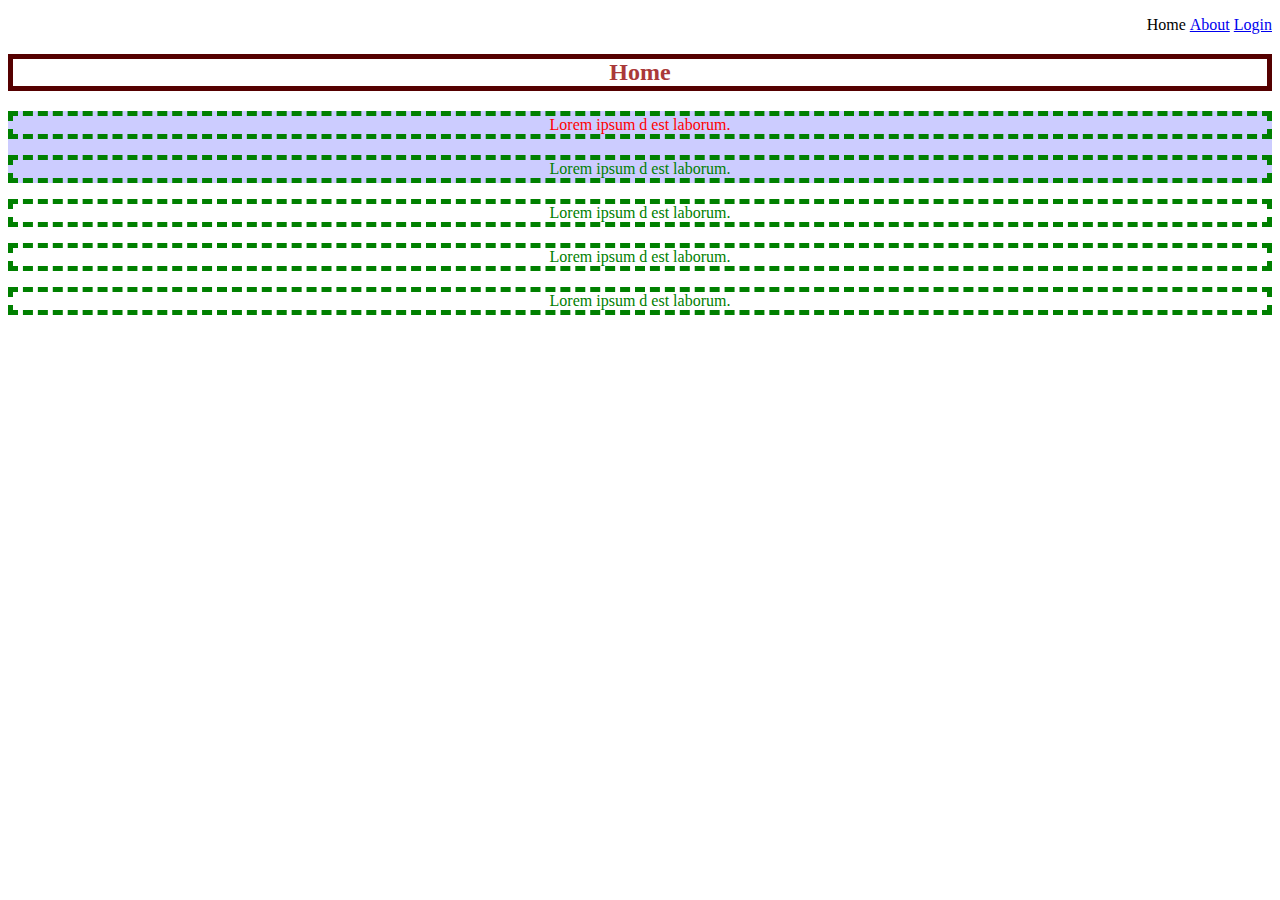
<file: Code_Along/index.html>
<!DOCTYPE html>
<html>
<head>
  <link rel="stylesheet" type="text/css" href="style.css">
  <title>CSS</title>
</head>
<body>
  <header>
    <nav>
      <ul>
        <li>Home</li>
        <li><a href="about.html">About</a></li>
        <li><a href="login.html">Login</a></li>
      </ul>
    </nav>
  </header>
  <section>
    <h2>Home</h2>
    <div id="div1">
    <p class="webtext active">Lorem ipsum d est laborum.</p>
    <p class="webtext">Lorem ipsum d est laborum.</p>
</div>
<div id="div2">
   
    <p class="webtext">Lorem ipsum d est laborum.</p>
    <p class="webtext">Lorem ipsum d est laborum.</p>
    <p class="webtext">Lorem ipsum d est laborum.</p>
</div>
</section>

<footer>
  
</footer>
</body>
</html>
</file>
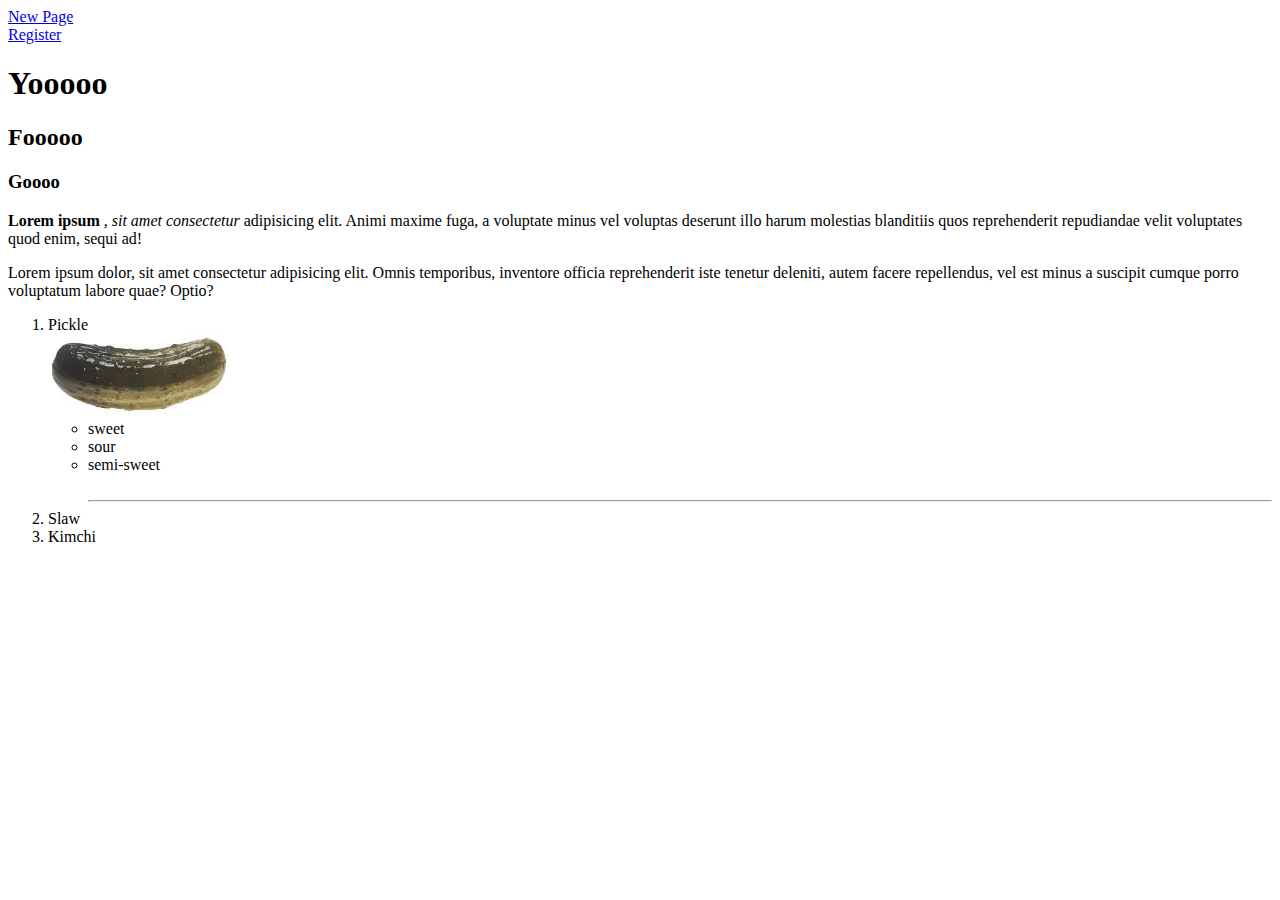
<file: First/index.html>
<!DOCTYPE html>
<html lang="en">
<head>
    <meta charset="UTF-8">
    <meta name="viewport" content="width=device-width, initial-scale=1.0">
    <title>Document</title>
</head>
<body>

    <a href="newpage.html">New Page</a><br>
    <a href="register.html">Register</a>
    <h1>Yooooo</h1>
    <h2>Fooooo</h2>
    <h3>Goooo</h3>
    <p><strong>Lorem ipsum</strong> <em>, sit amet consectetur</em> adipisicing elit. Animi maxime fuga, a voluptate minus vel voluptas deserunt illo harum molestias blanditiis quos reprehenderit repudiandae velit voluptates quod enim, sequi ad!</p>
    <p>Lorem ipsum dolor, sit amet consectetur adipisicing elit. Omnis temporibus, inventore officia reprehenderit iste tenetur deleniti, autem facere repellendus, vel est minus a suscipit cumque porro voluptatum labore quae? Optio?</p>
    



<div>
    <ol>
        <li>Pickle</li>
        <img src="[data-uri]" 
        width="182" height="82">

            <ul>
                <li>sweet</li>
                <li>sour</li>
                <li>semi-sweet</li><br><hr>
            </ul>
        <li>Slaw</li>
        <li>Kimchi</li>

    </ol>

</div>
</body>
</html>
</file>
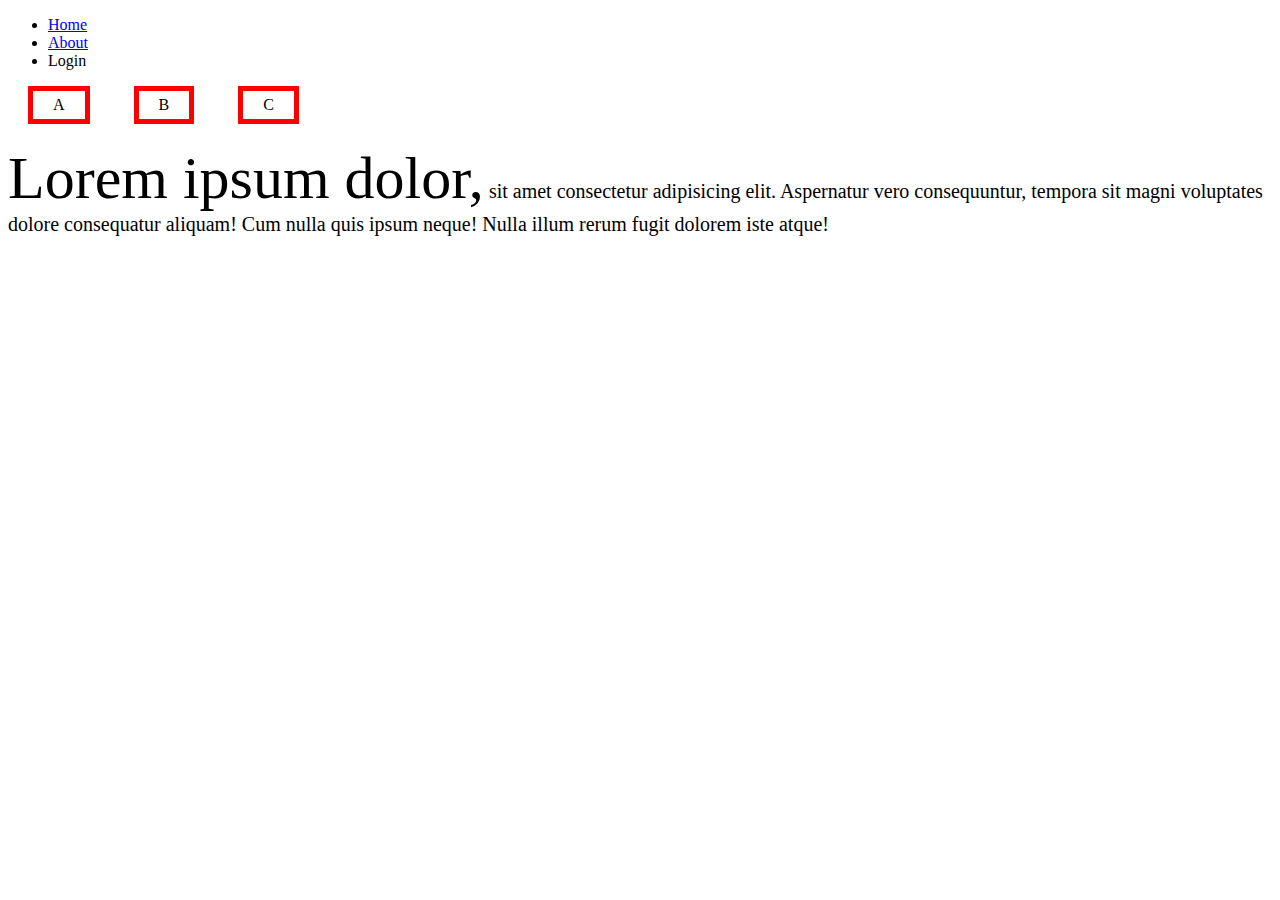
<file: Code_Along/login.html>
<!DOCTYPE html>
<html>
<head>
    <link rel="stylesheet" type="text/css" href="style2.css">

  <title>My first website!</title>
</head>
<body>
  <header>
    <nav>
      <ul>
        <li><a href="index.html">Home</a></li>
        <li><a href="about.html">About</a></li>
        <li>Login</li>
      </ul>
    </nav>
  </header>
  <section>
    <div class="boxmodel">A</div>
    <div class="boxmodel">B</div>
    <div class="boxmodel">C</div>
  </section>
  <p><span id="lorem">Lorem ipsum dolor,</span> sit amet consectetur adipisicing elit. Aspernatur vero consequuntur, tempora sit magni voluptates dolore consequatur aliquam! Cum nulla quis ipsum neque! Nulla illum rerum fugit dolorem iste atque!

  </p>
</body>
</html>
</file>
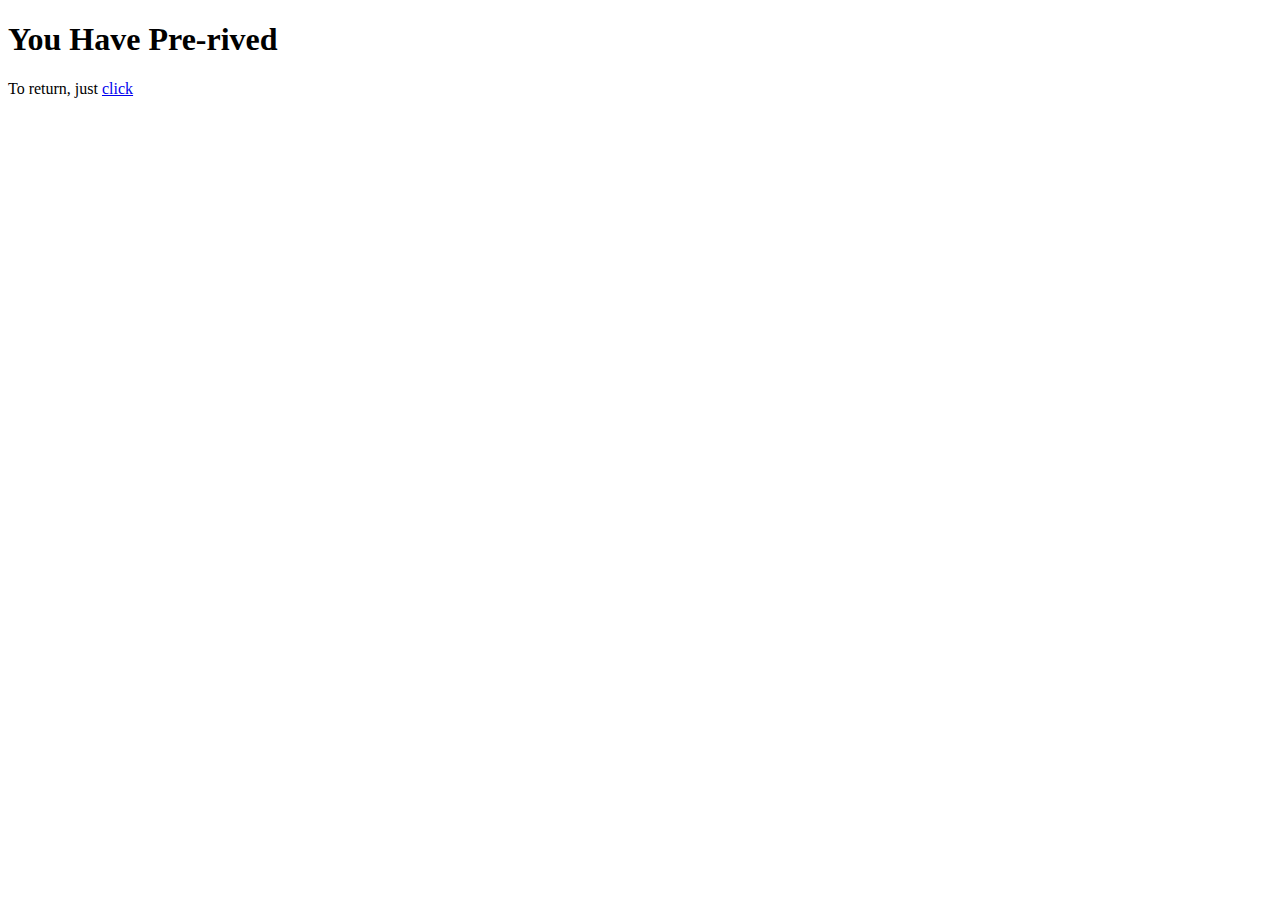
<file: First/newpage.html>
<!DOCTYPE html>
<html lang="en">
<head>
    <meta charset="UTF-8">
    <meta name="viewport" content="width=device-width, initial-scale=1.0">
    <title>Document</title>
</head>
<body>
    <h1>You Have Pre-rived</h1>
    <p>To return, just <a href="index.html">click</a></p>
</body>
</html>
</file>
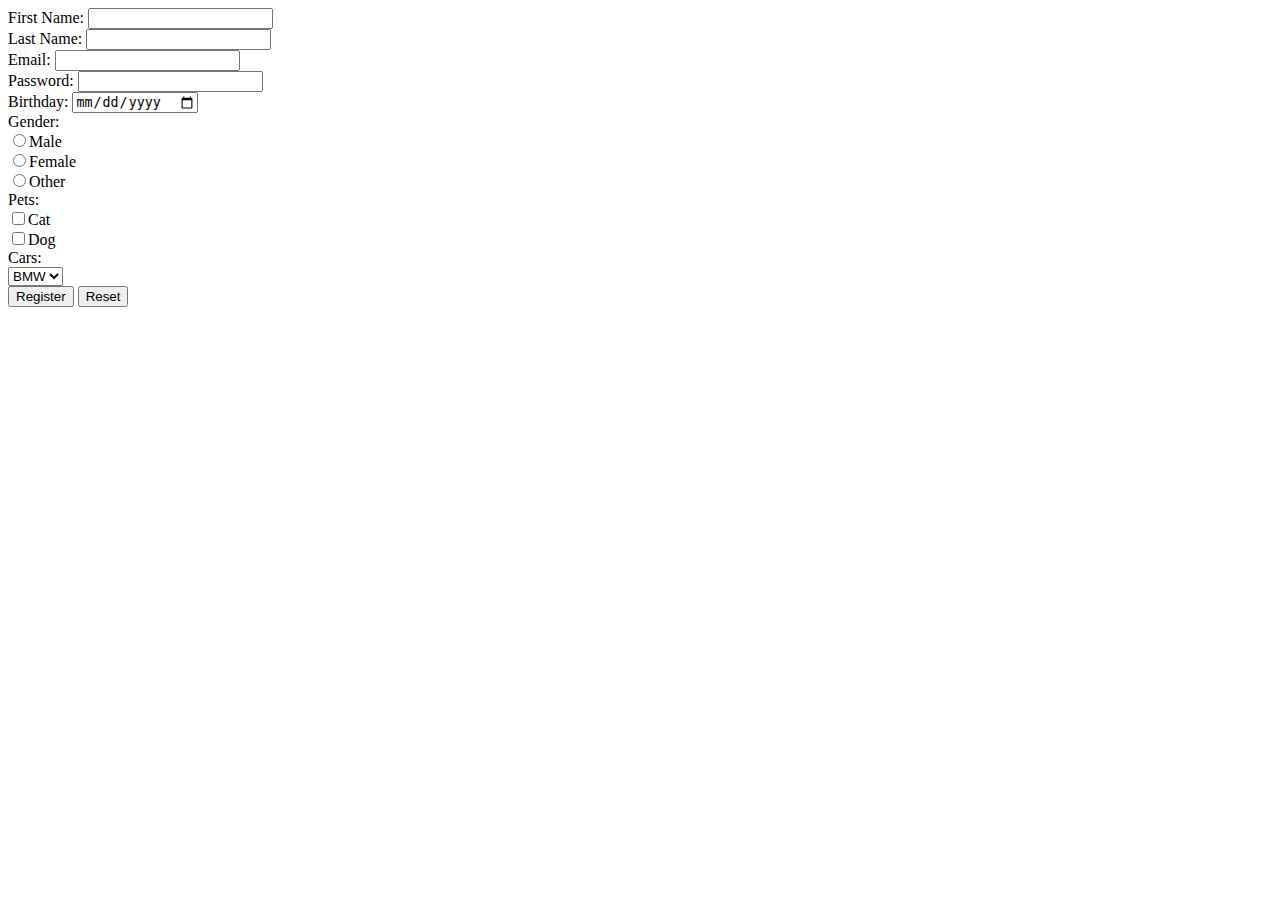
<file: First/register.html>
<!DOCTYPE html>
<html lang="en">
<head>
    <meta charset="UTF-8">
    <meta name="viewport" content="width=device-width, initial-scale=1.0">
    <title>Register</title>
</head>
<body>
    <div>
    <form method="GET">
        First Name: <input type="text" name="firstname"><br>
        Last Name: <input type="text" name="lastname"><br>
        Email: <input type="email" name="email" required><br>
        Password: <input type="password" name="password" min="5"><br>
        Birthday: <input type="date" name="birthday"><br>
        Gender: <br>
        <input type="radio" name="gender" value="male">Male<br>
        <input type="radio" name="gender" value="female">Female<br>
        <input type="radio" name="gender" value="other">Other<br>
        Pets:<br>
        <input type="checkbox" name="cat">Cat<br>
        <input type="checkbox" name="dog">Dog<br>
        Cars: <br>
        <select name="cars">
            <option value="BMW">BMW</option>
            <option value="VW">VW</option>
        </select><br>
        

        <input type="submit" value="Register">
        <input type="reset">
    </form>
</div>
</body>
</html>
</file>
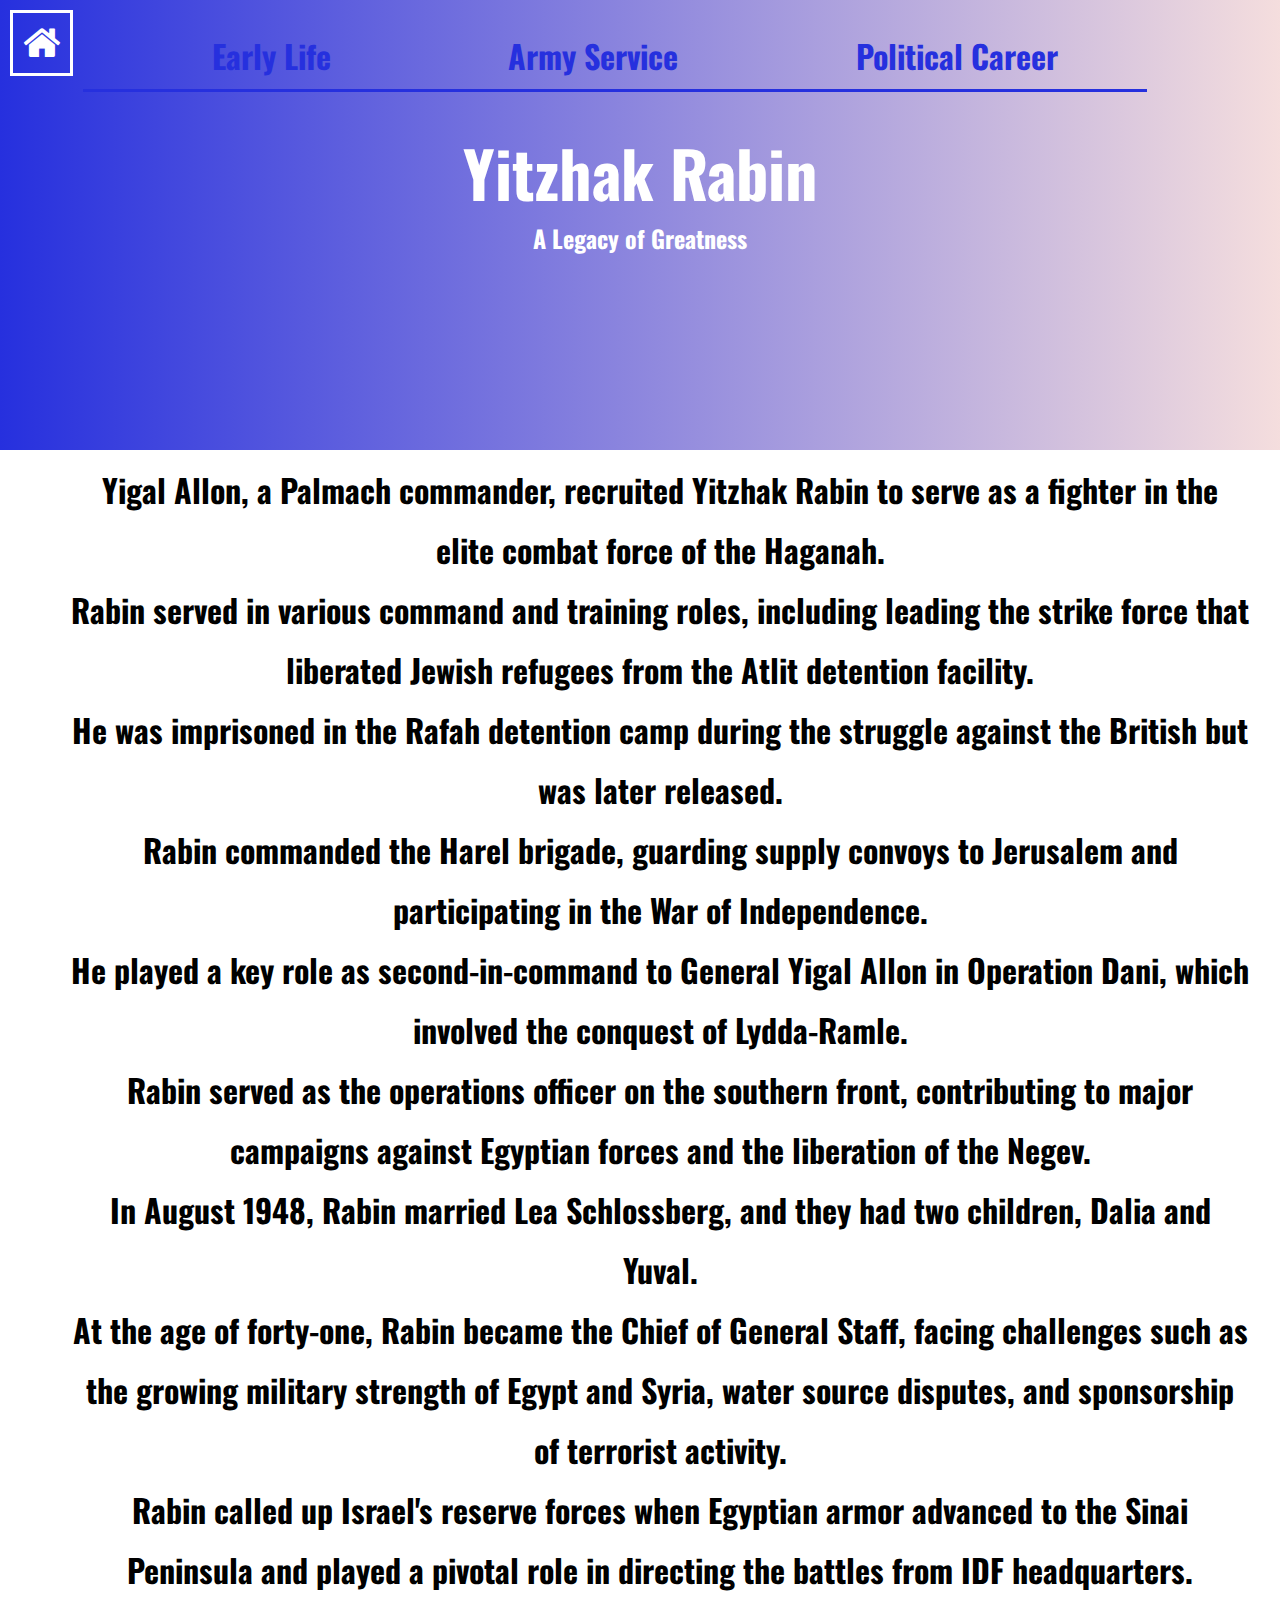
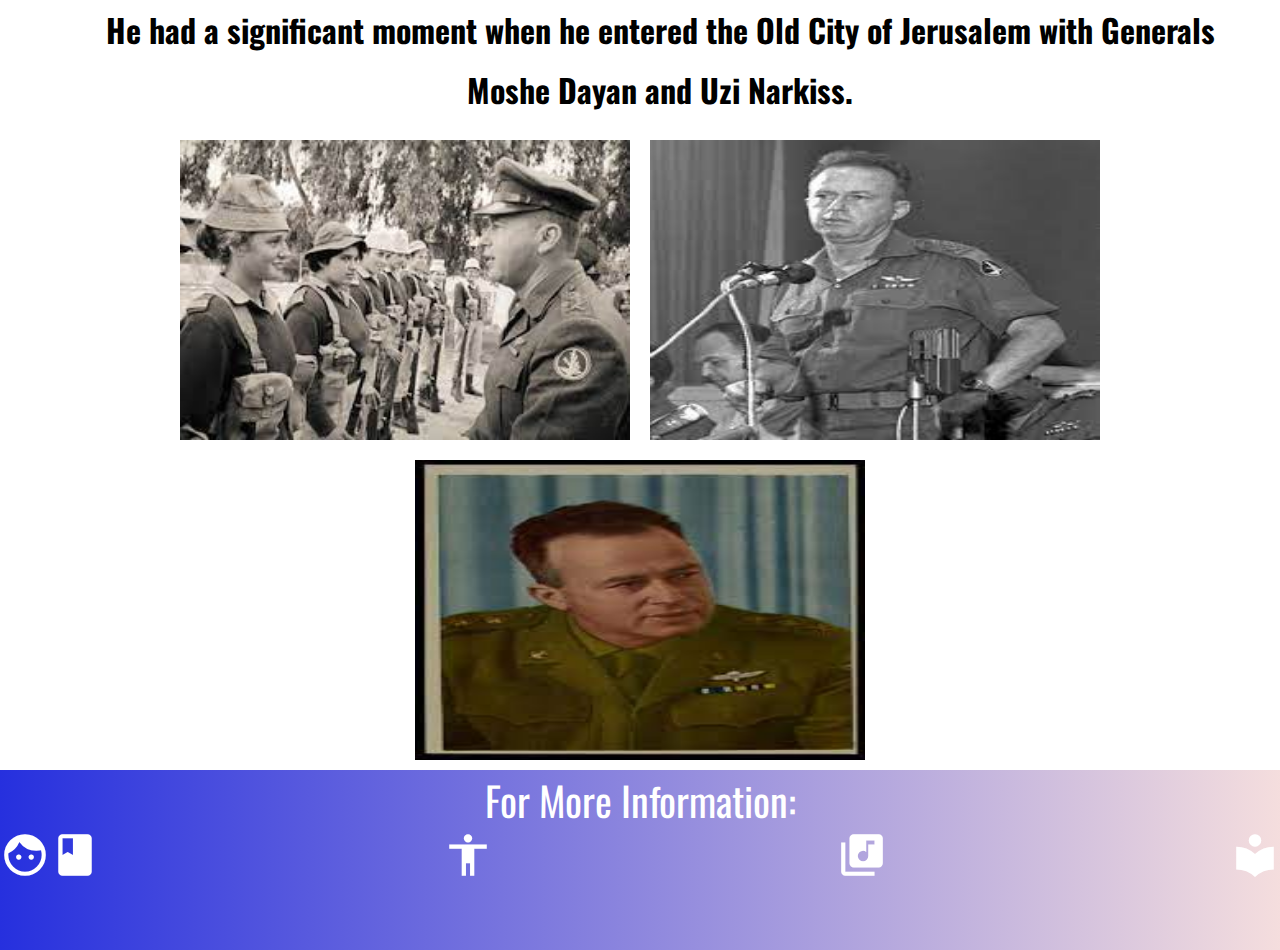
<file: Tribute Page/army.html>
<!DOCTYPE html>
<html lang="en">
<head>
    <link rel="stylesheet" type="text/css" href="style.css">
    <link href="https://fonts.googleapis.com/icon?family=Material+Icons" rel="stylesheet">
    <link rel="stylesheet" href="https://cdnjs.cloudflare.com/ajax/libs/font-awesome/4.7.0/css/font-awesome.min.css">
    <link rel="preconnect" href="https://fonts.googleapis.com">
    <link rel="preconnect" href="https://fonts.gstatic.com" crossorigin>
    <link href="https://fonts.googleapis.com/css2?family=Oswald:wght@200&display=swap" rel="stylesheet">    <meta charset="UTF-8">
    <meta name="viewport" content="width=device-width, initial-scale=1.0">
    <title>Army Career</title>
</head>
<body>
    <header>
        <nav>
            <form action="index.html">
                <button type="submit" class="button"><i class="fa fa-home fa-spin-hover fa-2x"></i></button>           
                    </form>
            <ul class="navlist">
                <li class="navitem"><a href="early.html" class="nitem">Early Life</a></li>
                <li class="navitem"><a href="army.html" class="nitem">Army Service</a></li>
                <li class="navitem"><a href="political.html" class="nitem">Political Career</a></li>
            </ul>
        </nav> 
        
        <div>
        <h1 class="headitem">Yitzhak Rabin</h1>
        <h2 class="headitem" id="peace">A Legacy of Greatness</h2>
    </div>
</header>

    <section>
        <ul class="info">
            <li>Yigal Allon, a Palmach commander, recruited Yitzhak Rabin to serve as a fighter in the elite combat force of the Haganah.
            </li>
            <li>Rabin served in various command and training roles, including leading the strike force that liberated Jewish refugees from the Atlit detention facility.
            </li>
            <li>He was imprisoned in the Rafah detention camp during the struggle against the British but was later released.
            </li>
            <li>Rabin commanded the Harel brigade, guarding supply convoys to Jerusalem and participating in the War of Independence.
            </li>
            <li>He played a key role as second-in-command to General Yigal Allon in Operation Dani, which involved the conquest of Lydda-Ramle.
            </li>
            <li>Rabin served as the operations officer on the southern front, contributing to major campaigns against Egyptian forces and the liberation of the Negev.
            </li>
            <li>In August 1948, Rabin married Lea Schlossberg, and they had two children, Dalia and Yuval.
            </li>
            <li>At the age of forty-one, Rabin became the Chief of General Staff, facing challenges such as the growing military strength of Egypt and Syria, water source disputes, and sponsorship of terrorist activity.
            </li>
            <li>Rabin called up Israel's reserve forces when Egyptian armor advanced to the Sinai Peninsula and played a pivotal role in directing the battles from IDF headquarters.
            </li>
            <li>He had a significant moment when he entered the Old City of Jerusalem with Generals Moshe Dayan and Uzi Narkiss.
            </li>
        </ul>

        <div class="images">
            <img src="pic4.jpeg" alt="Army1">
            <img src="pic5.jpeg" alt="Army2">
            <img src="pic6.jpeg" alt="Army3">
        </div>
    </section>
    
   
    <footer id="foot">
    

        <span id="finf">For More Information:</span>
    <div class="ftext">

        <a href="https://www.facebook.com/IsraelinAustralia/videos/5-milestones-in-the-life-of-yitzhak-rabin/2258292944316999/" target="_blank" style="color: white;"> <i class="material-icons" style="font-size: 50px;">facebook</i></a>
        <a href="https://www.instagram.com/explore/locations/221522715/yitzhak-rabin-center/?hl=en" target="_blank" style="color: white;"><i class="material-icons" style="font-size: 50px;">accessibility</i></a>
        <a href="https://soundcloud.com/william-goldstein-official/shiru-shir-shalom-in-memory-of" target="_blank" style="color: white;"> <i class="material-icons" style="font-size: 50px;">library_music</i></a>
        <a href="https://en.wikipedia.org/wiki/Yitzhak_Rabin" target="_blank" style="color: white;">  <i class="material-icons" style="font-size: 50px;">local_library</i></a>
    </div>
</footer>
</body>
</html>
</file>
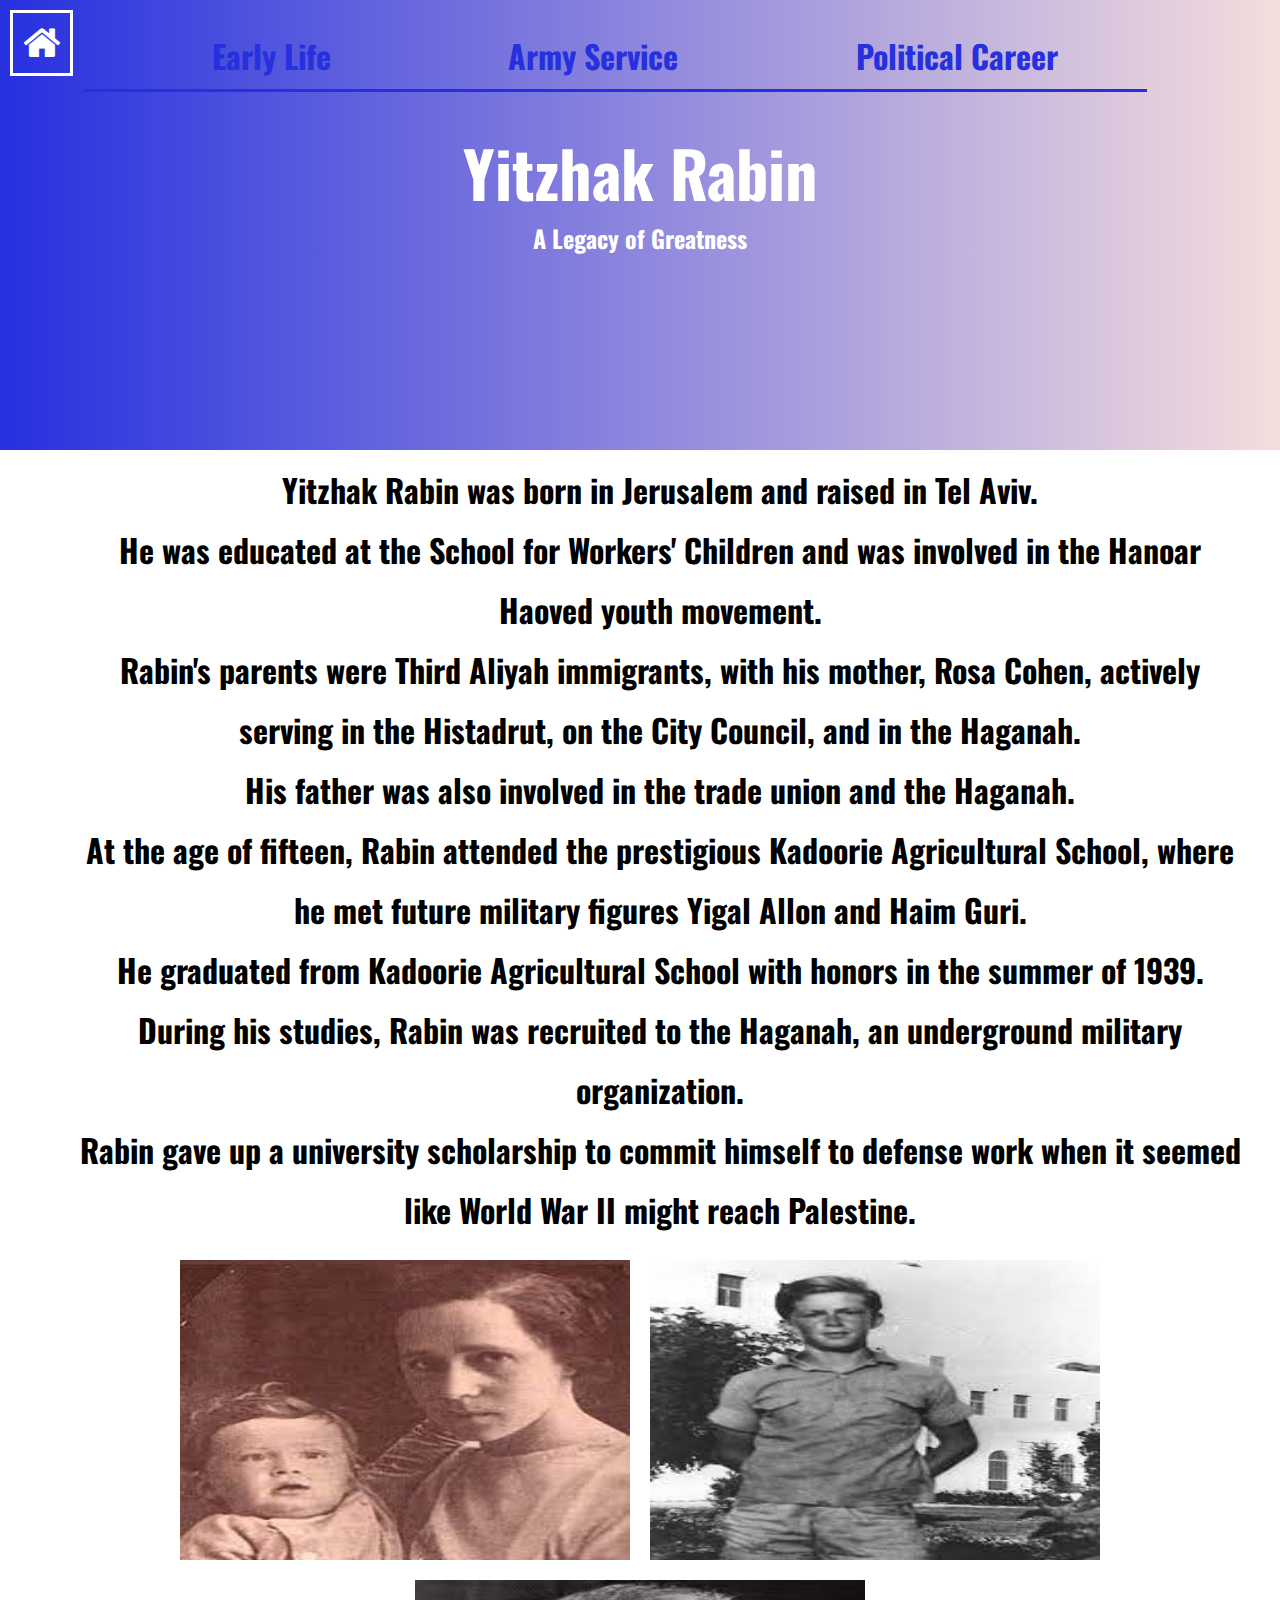
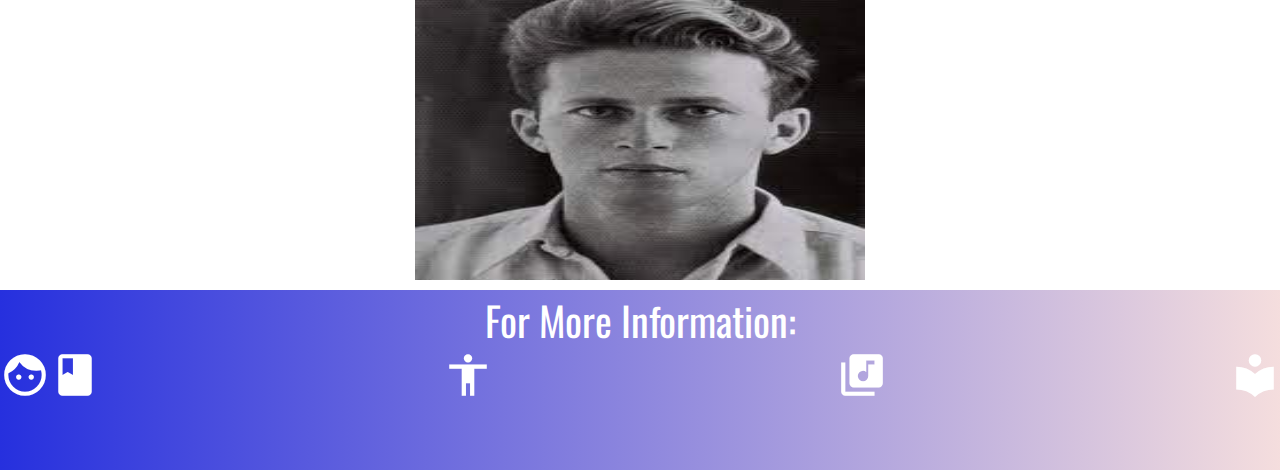
<file: Tribute Page/early.html>
<!DOCTYPE html>
<html lang="en">
<head>
    <link rel="stylesheet" type="text/css" href="style.css">
    <link href="https://fonts.googleapis.com/icon?family=Material+Icons" rel="stylesheet">
    <link rel="stylesheet" href="https://cdnjs.cloudflare.com/ajax/libs/font-awesome/4.7.0/css/font-awesome.min.css">
    <link rel="preconnect" href="https://fonts.googleapis.com">
    <link rel="preconnect" href="https://fonts.gstatic.com" crossorigin>
    <link href="https://fonts.googleapis.com/css2?family=Oswald:wght@200&display=swap" rel="stylesheet">    <meta charset="UTF-8">
    <meta name="viewport" content="width=device-width, initial-scale=1.0">
    <title>Early Life</title>
</head>
<body>
    <header>
        <nav>
            <form action="index.html">
                <button type="submit" class="button"><i class="fa fa-home fa-spin-hover fa-2x"></i></button>           
                    </form>
            <ul class="navlist">
                <li class="navitem"><a href="early.html" class="nitem">Early Life</a></li>
                <li class="navitem"><a href="army.html" class="nitem">Army Service</a></li>
                <li class="navitem"><a href="political.html" class="nitem">Political Career</a></li>
            </ul>
        </nav> 
        
        <div>
        <h1 class="headitem">Yitzhak Rabin</h1>
        <h2 class="headitem" id="peace">A Legacy of Greatness</h2>
    </div>
</header>

    <section>
        <ul class="info">
            <li>Yitzhak Rabin was born in Jerusalem and raised in Tel Aviv.
            </li>            
            <li>He was educated at the School for Workers' Children and was involved in the Hanoar Haoved youth movement.
            </li>            
            <li>Rabin's parents were Third Aliyah immigrants, with his mother, Rosa Cohen, actively serving in the Histadrut, on the City Council, and in the Haganah.
            </li>            
            <li>His father was also involved in the trade union and the Haganah.
            </li>            
            <li>At the age of fifteen, Rabin attended the prestigious Kadoorie Agricultural School, where he met future military figures Yigal Allon and Haim Guri.
            </li>
            <li>He graduated from Kadoorie Agricultural School with honors in the summer of 1939.
            </li>
            <li>During his studies, Rabin was recruited to the Haganah, an underground military organization.
            </li>
            <li>Rabin gave up a university scholarship to commit himself to defense work when it seemed like World War II might reach Palestine.
            </li>
        </ul>

        <div class="images">
            <img src="[data-uri]" alt="Early1">
            <img src="[data-uri]" alt="Early2">
            <img src="[data-uri]" alt="Rabin3">
        </div>
    </section>
    
   
    <footer id="foot">
    

        <span id="finf">For More Information:</span>
    <div class="ftext">

        <a href="https://www.facebook.com/IsraelinAustralia/videos/5-milestones-in-the-life-of-yitzhak-rabin/2258292944316999/" target="_blank" style="color: white;"> <i class="material-icons" style="font-size: 50px;">facebook</i></a>
        <a href="https://www.instagram.com/explore/locations/221522715/yitzhak-rabin-center/?hl=en" target="_blank" style="color: white;"><i class="material-icons" style="font-size: 50px;">accessibility</i></a>
        <a href="https://soundcloud.com/william-goldstein-official/shiru-shir-shalom-in-memory-of" target="_blank" style="color: white;"> <i class="material-icons" style="font-size: 50px;">library_music</i></a>
        <a href="https://en.wikipedia.org/wiki/Yitzhak_Rabin" target="_blank" style="color: white;">  <i class="material-icons" style="font-size: 50px;">local_library</i></a>
    </div>
</footer>
</body>
</html>
</file>
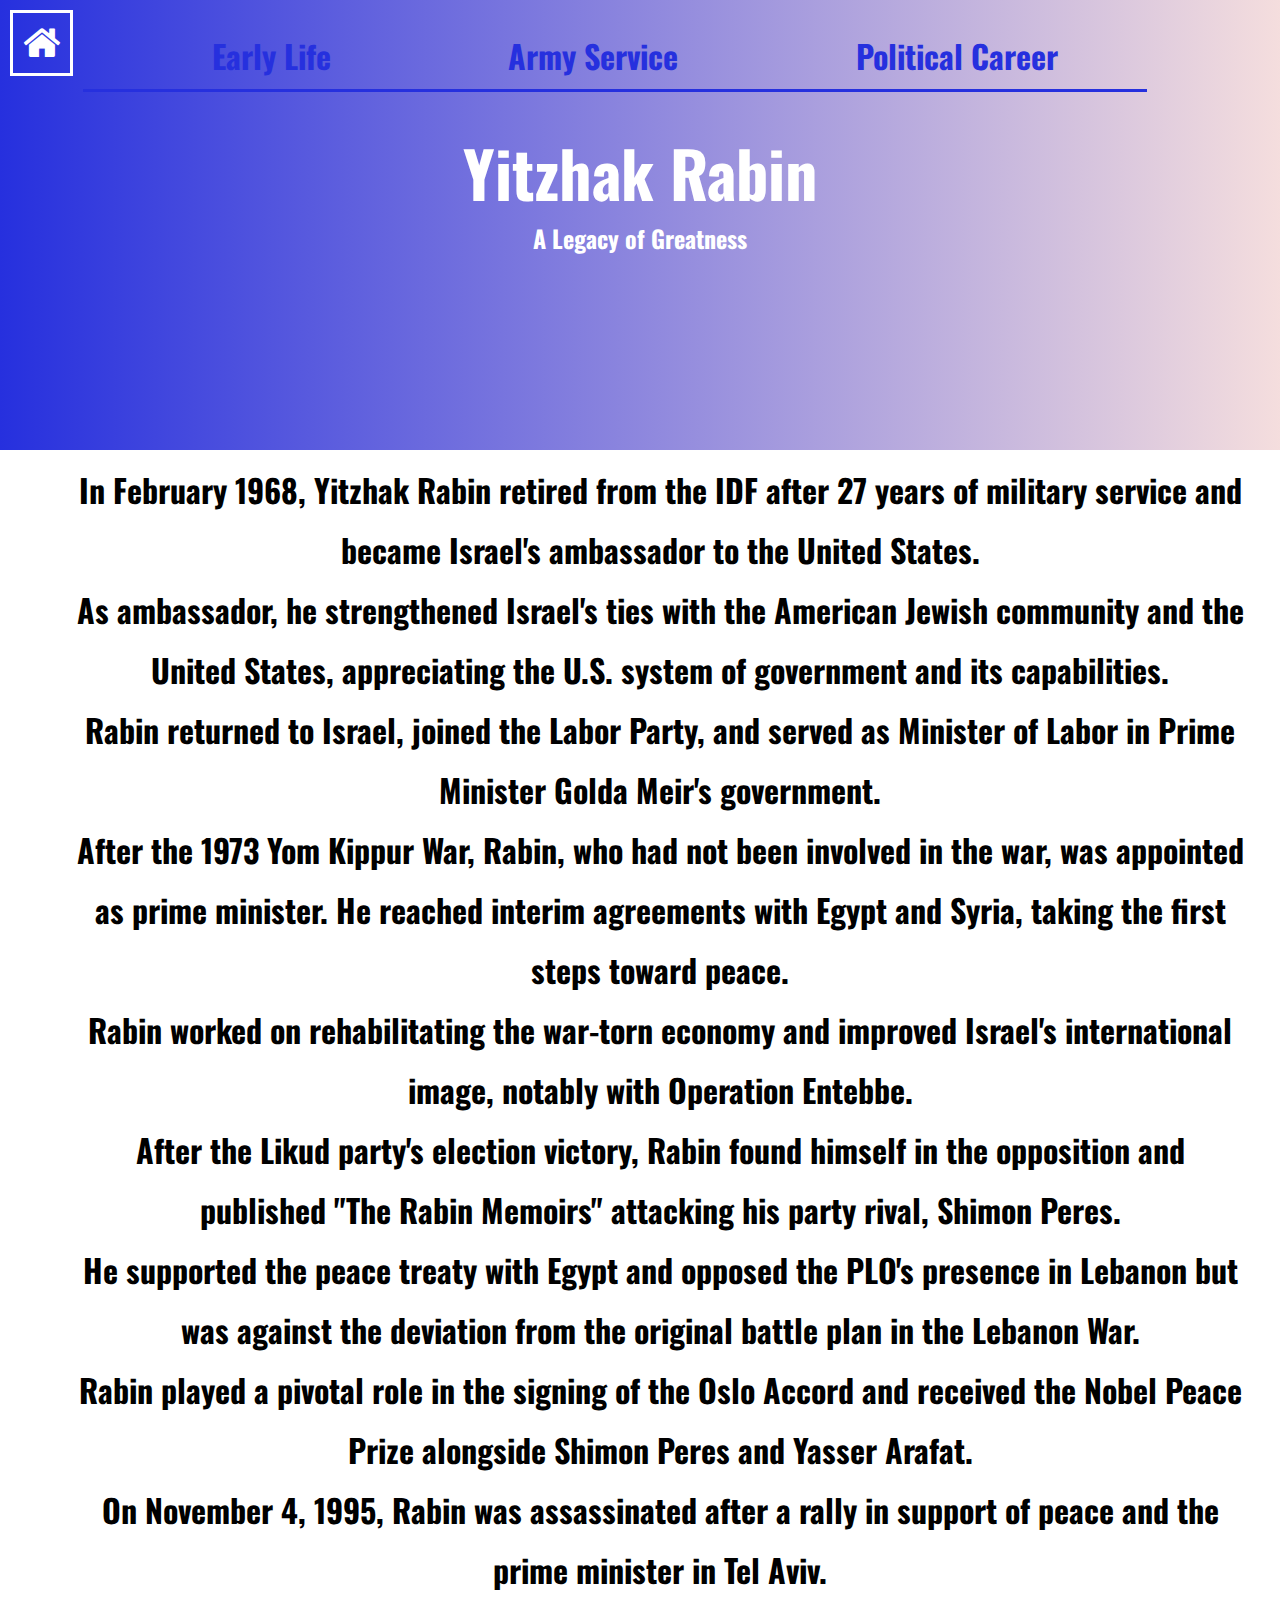
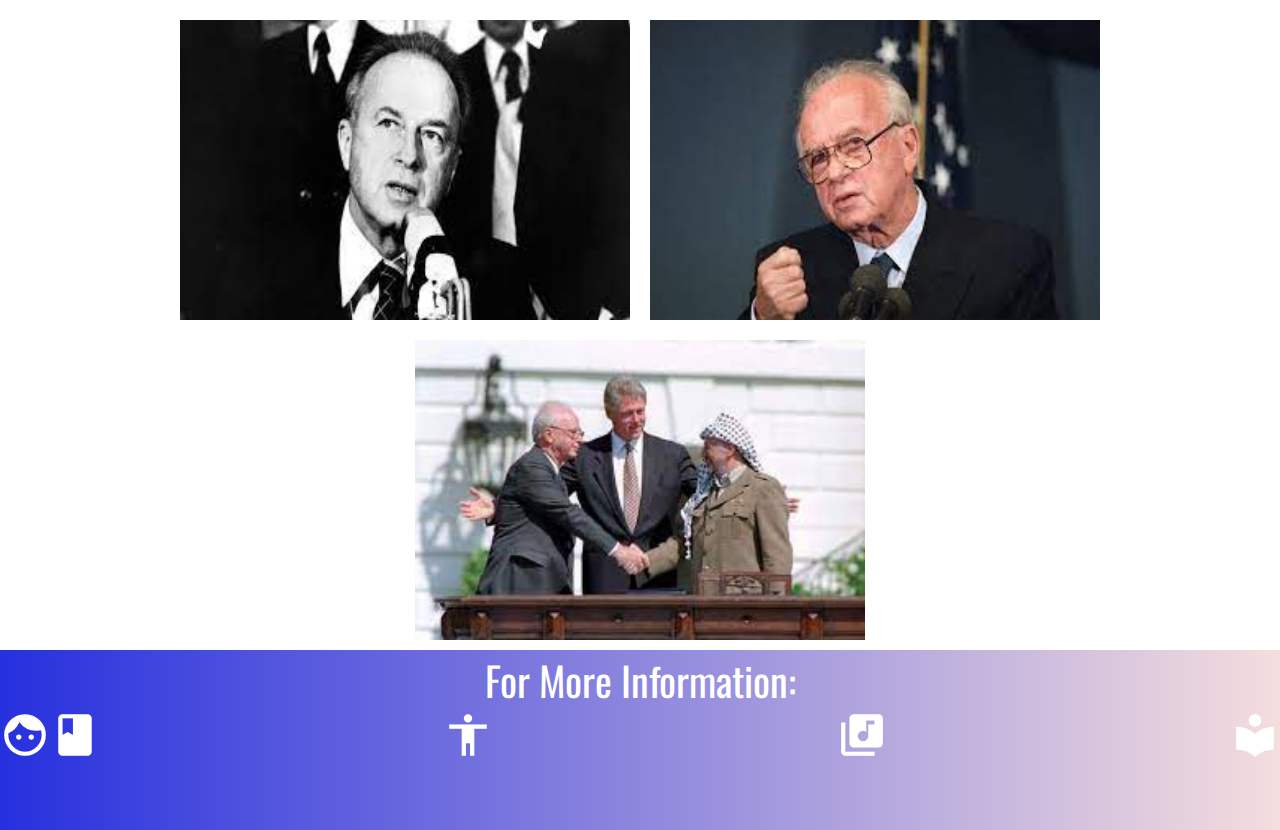
<file: Tribute Page/political.html>
<!DOCTYPE html>
<html lang="en">
<head>
    <link rel="stylesheet" type="text/css" href="style.css">
    <link href="https://fonts.googleapis.com/icon?family=Material+Icons" rel="stylesheet">
    <link rel="stylesheet" href="https://cdnjs.cloudflare.com/ajax/libs/font-awesome/4.7.0/css/font-awesome.min.css">
    <link rel="preconnect" href="https://fonts.googleapis.com">
    <link rel="preconnect" href="https://fonts.gstatic.com" crossorigin>
    <link href="https://fonts.googleapis.com/css2?family=Oswald:wght@200&display=swap" rel="stylesheet">    <meta charset="UTF-8">
    <meta name="viewport" content="width=device-width, initial-scale=1.0">
    <title>Political Service</title>
</head>
<body>
    <header>
        <nav>
            <form action="index.html">
                <button type="submit" class="button"><i class="fa fa-home fa-spin-hover fa-2x"></i></button>           
                    </form>
            <ul class="navlist">
                <li class="navitem"><a href="early.html" class="nitem">Early Life</a></li>
                <li class="navitem"><a href="army.html" class="nitem">Army Service</a></li>
                <li class="navitem"><a href="political.html" class="nitem">Political Career</a></li>
            </ul>
        </nav> 
        
        <div>
        <h1 class="headitem">Yitzhak Rabin</h1>
        <h2 class="headitem" id="peace">A Legacy of Greatness</h2>
    </div>
</header>

    <section>
        <ul class="info">
            <li>In February 1968, Yitzhak Rabin retired from the IDF after 27 years of military service and became Israel's ambassador to the United States.
            </li>
            <li>As ambassador, he strengthened Israel's ties with the American Jewish community and the United States, appreciating the U.S. system of government and its capabilities.
            </li>
            <li>Rabin returned to Israel, joined the Labor Party, and served as Minister of Labor in Prime Minister Golda Meir's government.
            </li>
            <li>After the 1973 Yom Kippur War, Rabin, who had not been involved in the war, was appointed as prime minister. He reached interim agreements with Egypt and Syria, taking the first steps toward peace.
            </li>
            <li>Rabin worked on rehabilitating the war-torn economy and improved Israel's international image, notably with Operation Entebbe.
            </li>
            <li>After the Likud party's election victory, Rabin found himself in the opposition and published "The Rabin Memoirs" attacking his party rival, Shimon Peres.
            </li>
            <li>He supported the peace treaty with Egypt and opposed the PLO's presence in Lebanon but was against the deviation from the original battle plan in the Lebanon War.
            </li>
            <li>Rabin played a pivotal role in the signing of the Oslo Accord and received the Nobel Peace Prize alongside Shimon Peres and Yasser Arafat.
            </li>
            <li>On November 4, 1995, Rabin was assassinated after a rally in support of peace and the prime minister in Tel Aviv.
            </li>
        </ul>

        <div class="images">
            <img src="pic7.jpeg" alt="Political1">
            <img src="pic8.jpeg" alt="Political2">
            <img src="pic9.jpeg" alt="Political3">
        </div>
    </section>
    
   
    <footer id="foot">
    

        <span id="finf">For More Information:</span>
    <div class="ftext">

        <a href="https://www.facebook.com/IsraelinAustralia/videos/5-milestones-in-the-life-of-yitzhak-rabin/2258292944316999/" target="_blank" style="color: white;"> <i class="material-icons" style="font-size: 50px;">facebook</i></a>
        <a href="https://www.instagram.com/explore/locations/221522715/yitzhak-rabin-center/?hl=en" target="_blank" style="color: white;"><i class="material-icons" style="font-size: 50px;">accessibility</i></a>
        <a href="https://soundcloud.com/william-goldstein-official/shiru-shir-shalom-in-memory-of" target="_blank" style="color: white;"> <i class="material-icons" style="font-size: 50px;">library_music</i></a>
        <a href="https://en.wikipedia.org/wiki/Yitzhak_Rabin" target="_blank" style="color: white;">  <i class="material-icons" style="font-size: 50px;">local_library</i></a>
    </div>
</footer>
</body>
</html>
</file>
<file: Code_Along/style.css>
* {
    text-align: right;
}


body{
    background-image: url(https://images.unsplash.com/photo-1698864273184-41cf2052196b?auto=format&fit=crop&q=60&w=700&ixlib=rb-4.0.3&ixid=M3wxMjA3fDB8MHxlZGl0b3JpYWwtZmVlZHw4fHx8ZW58MHx8fHx8);
    background-size: cover;
}

h2 , p{
    color: #AA3939;
    text-align: center;
    border: 5px solid #550000;
    cursor: pointer;
}

p{
    color: green;
}

li{
    list-style: none;
    display: inline-block;
}

.webtext {
    border: 5px dashed green
}

.active {
    color: red;
}

#div1 {
    background: rgb(0, 0, 255, 0.2);
}

#div2 {
    
}

#about {
    font-family: 'Lato', sans-serif;
    font-size: 120%;
}

img {
    float: right;
}

footer{
    clear: both;
    text-align: center;
}
</file>
<file: Code_Along/style2.css>
h2{ 
    color: blue;
}

.boxmodel {
    border: 5px solid red;
    display: inline-block;
    padding: 5px 20px 5px 20px;
    margin: 0px 20px;
}

p {
    font-size: 20px;
}

#lorem {
    font-size: 3em;
}
</file>
<file: Tribute Page/style.css>
body{
    margin: 0;
    }

header {
    background-image: linear-gradient(to right, rgb(38, 48, 222) , rgba(198, 70, 70, 0.18));
    height: 50vh;
}

.headitem {

    display: flex;
    flex-direction: column; 
    align-items: center;
    font-family: 'Oswald', sans-serif;
    color: white;
    height: 30%;
    margin-bottom: 0px;
    margin-top: 1px;
}

#peace {
    padding-bottom: 50px;
}

header h1{
    font-size: 4em;
}

nav {
    display: flex;
    justify-content: baseline;
}

li {
    display: flex;
    justify-content: space-between;
}

.nitem {
    text-decoration: none;
    color: rgb(38, 48, 222);

}

.navlist {
    width: 80%;
    display: flex;
    flex-direction: row;
    justify-content: space-around;
    font-family: 'Oswald', sans-serif;
    font-weight: bold;
    font-size: 2em;
    border-bottom: 3px solid rgb(38, 48, 222);
}

ul{
    list-style-type: none;
}

.navitem {
    padding-bottom: 10px;
    transition: 1s;
    color: rgb(38, 48, 222);
}

.navitem:hover{
    transform: scale(1.3);
}

.button {
    padding: 10px;
    margin: 10px;
    border: 3px solid white;
    color: white;
    background-color: transparent;
    cursor: pointer;
    font-size: 20px;
}

.fa-spin-hover:hover {
    -webkit-animation: fa-spin 2s infinite linear;
    -moz-animation: fa-spin 2s infinite linear;
    -o-animation: fa-spin 2s infinite linear;
    animation: fa-spin 4s infinite linear;
  }

/* index page */



.intropar {
    border: 5px dotted rgb(38, 48, 222);
    margin: 5%;
    padding: 40px;
    font-family: 'Oswald', sans-serif;
    font-style: italic;
    font-size: 2em;
    text-align: center;
    line-height: 60px;
}

#heint {
    text-align: center;
    font-family: 'Oswald', sans-serif;
    font-style: normal;
    font-size: 100px;
    font-weight: bold;
    background: -webkit-linear-gradient(rgb(38, 48, 222), rgb(198, 70, 70, 0.18));
    -webkit-background-clip: text;
    -webkit-text-fill-color: transparent;
    margin: 0;


}

#flag {
    position: relative;
    left: 12%;
    margin: 3%;
    height: 20vh;
    width: 70%;
    /* padding: 30px; */
}

.indimg {
    display: flex;
    flex-wrap: wrap;
    justify-content: center;
}

div img {
    width: 300px;
    height: 300px;
    margin: 10px;
    transition: 1s;
}

div img:hover {
    transform: scale(1.2);

}

/* Other Pages */ 

.info {
    display: flex;
    flex-direction: column;
    align-items: center;
    font-family: 'Oswald', sans-serif;
    font-style: normal;
    font-weight: bolder;
    font-size: 2em;
    text-align: center;
    line-height: 60px;
    margin: 10px 30px;

}


.info li:hover{
    color: white;
    background-image: linear-gradient(to right, rgb(38, 48, 222) , rgba(198, 70, 70, 0.18));
    font-size: 1.5em;
    border-style: ridge;
    border-width: 5px;
    border-color: rgb(38, 48, 222);
    padding: 10px;
    margin: 30px;
    margin-right: 30px;
    margin-left: 30px;
}


/* image section */ 

.images {
    display: flex;
    flex-wrap: wrap;
    justify-content: center;
}

.images img {
    width: 450px;
    height: 300px;
    margin: 10px;
    transition: 1s;
}

.images img:hover {
    transform: scale(1.2);
}

/* footer */

#foot {
    height: 20vh;
    background-image: linear-gradient(to right, rgb(38, 48, 222) , rgba(198, 70, 70, 0.18));
}

#finf {
    display: flex;
    justify-content: center;
    font-family: 'Oswald', sans-serif;
    font-style: normal;
    color: white;
    font-size: 40px;

}

.ftext {
    display: flex;
    justify-content: space-between;
    color: white;
    width: 100%;
}
</file>
